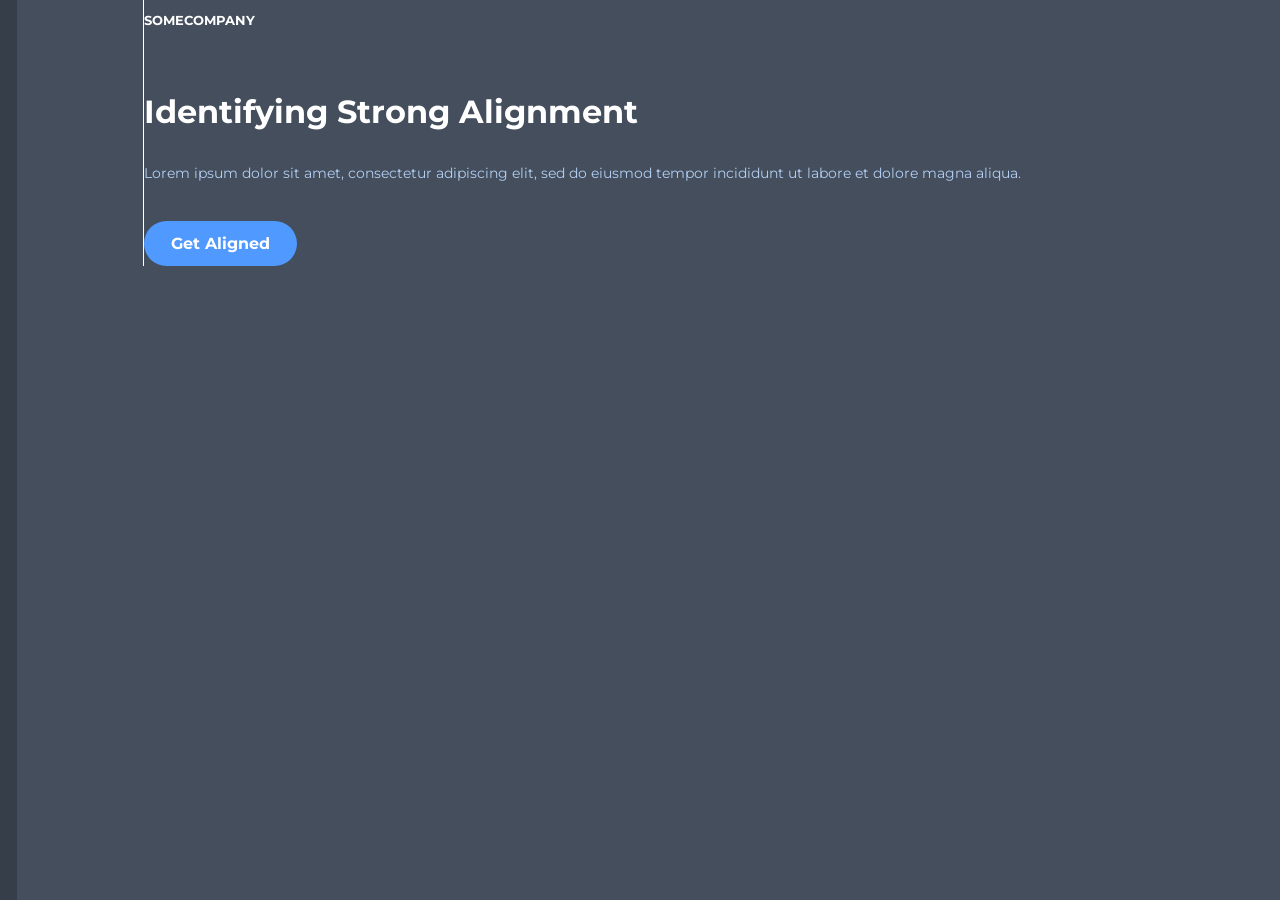
<file: alignment/index.html>
<html>
    <head>
        <link rel="stylesheet" href="index.css">
    </head>
    <body>
        <div class="container">
            <a href="#" class="logo">SomeCompany</a>
            
            <h1>Identifying Strong Alignment</h1>
            
            <p>Lorem ipsum dolor sit amet, consectetur adipiscing elit, sed do eiusmod tempor incididunt ut labore et dolore magna aliqua. </p>
            
            <a href="#" class="cta">Get Aligned</a>
        </div>
    </body>
</html>
</file>
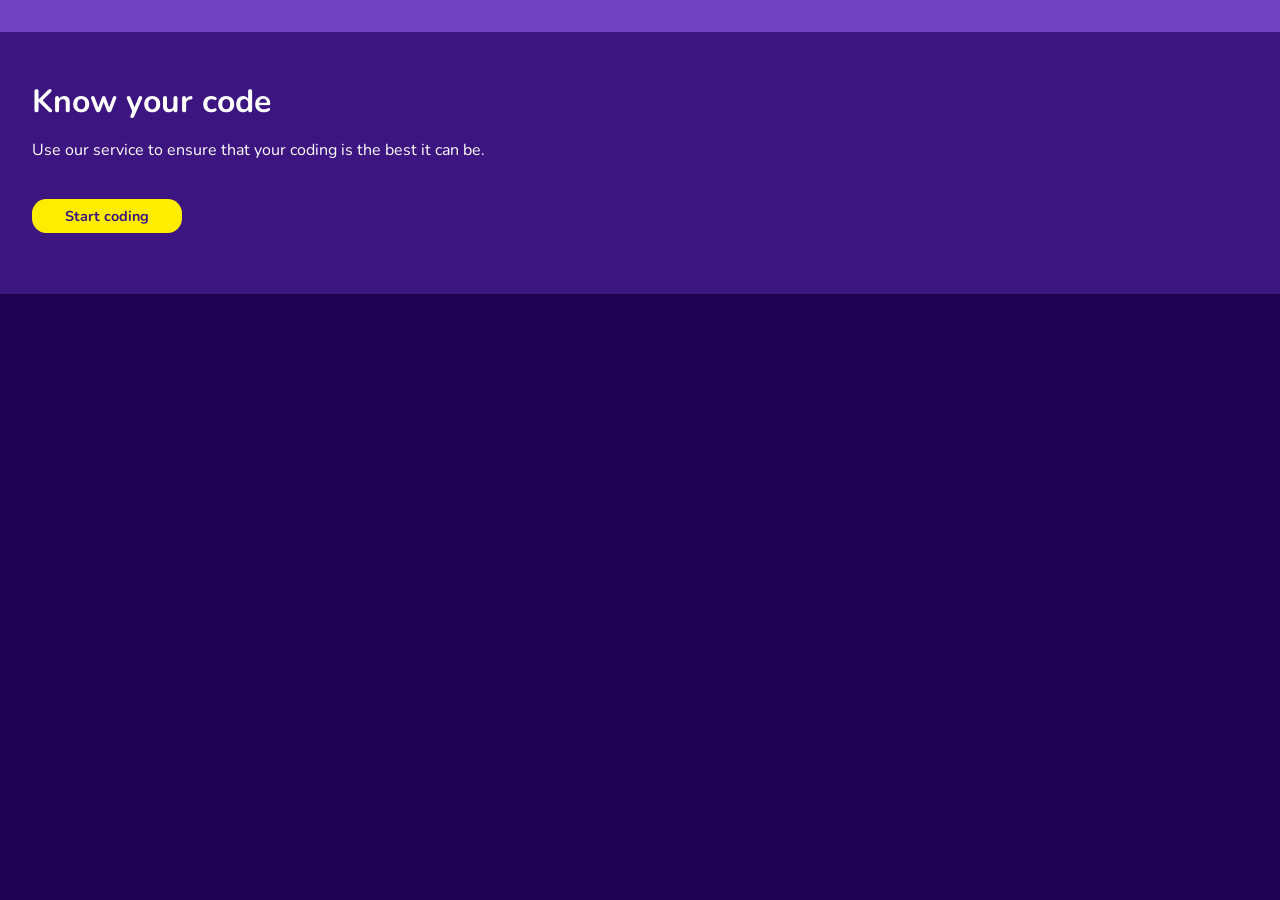
<file: color/index.html>
<html>
    <head>
        <link rel="stylesheet" href="index.css">
    </head>
    <body>
        <header></header>
        <div class="container">
            <main>
                <h1>Know your code</h1>
                <p>Use our service to ensure that your coding is the best it can be.</p>
                
                <a href="#">Start coding</a>
            </main>
        </div>
        <footer></footer>
    </body>
</html>
</file>
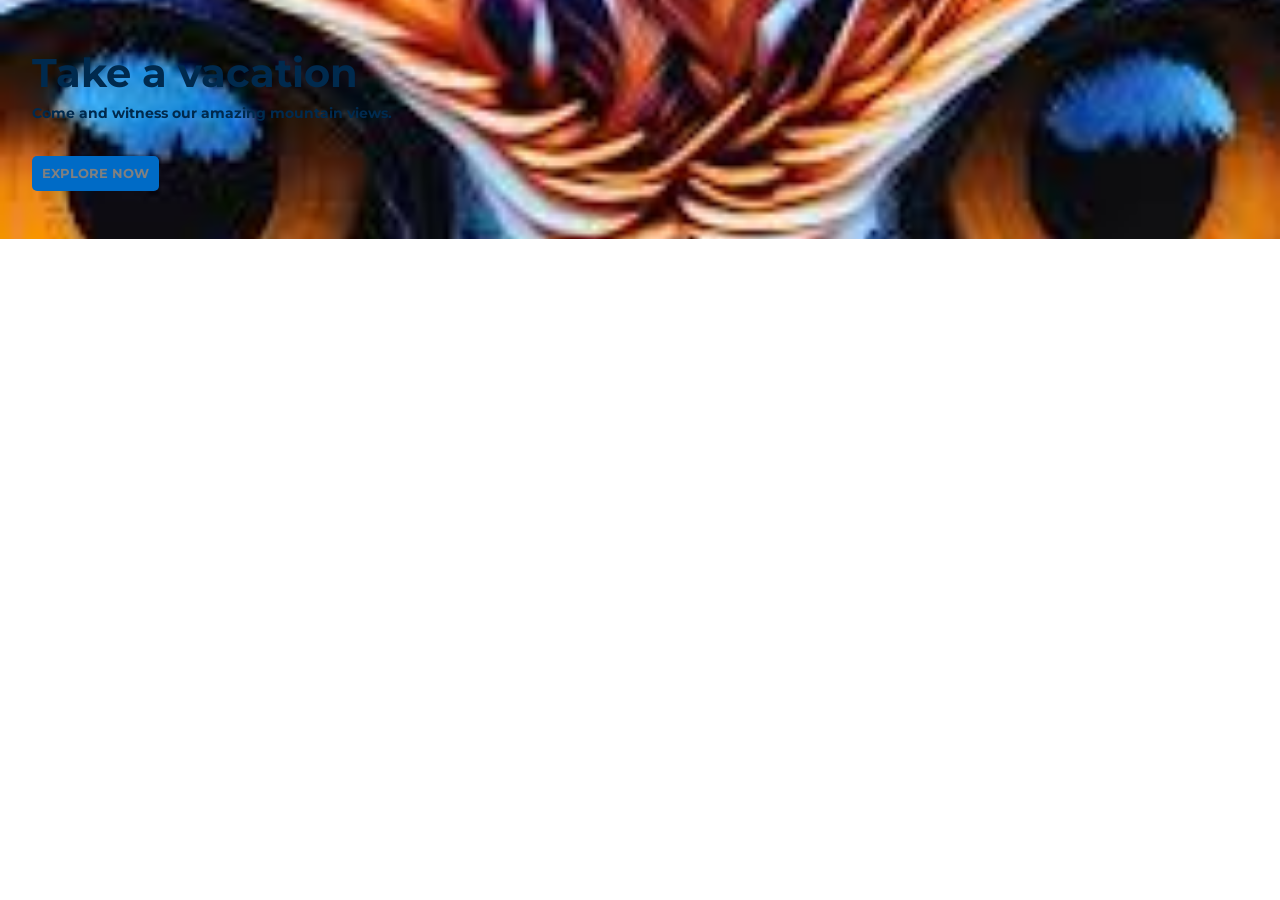
<file: contrast/index.html>
<html>
    <head>
        <link rel="stylesheet" href="index.css">
    </head>
    <body>
        <header>
            <div class="container">
                <h1>Take a vacation</h1>
                <p>Come and witness our amazing mountain views.</p>
                
                <a href="#">Explore now</a>
            </div>
        </header>
    </body>
</html>
</file>
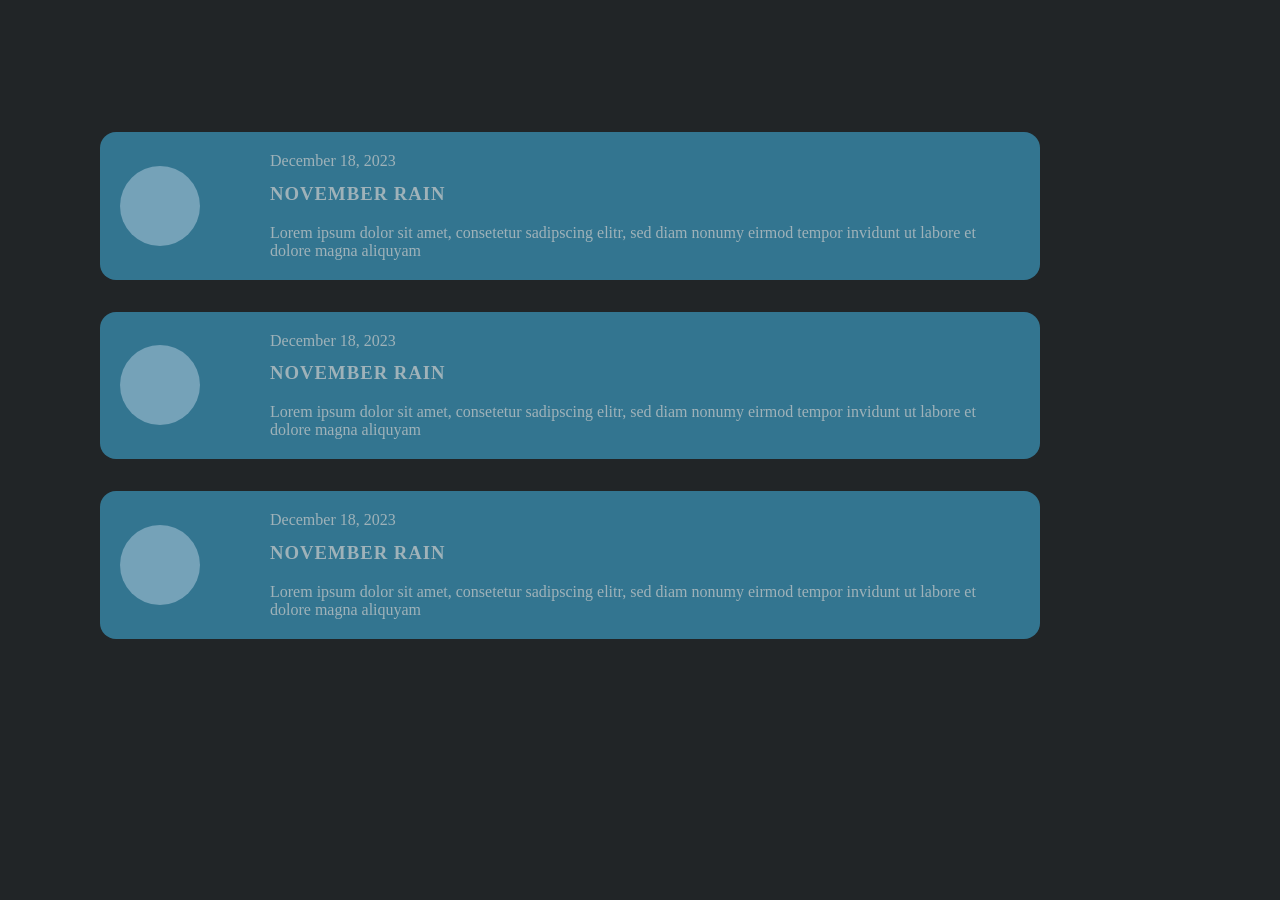
<file: design-challenge-2/index.html>
<html>
    <head>
        <link rel="stylesheet" href="index.css">
    </head>
    <body>
        <div class="container">
            <div class="card">
                <span></span>
                <div class="content">
                    <p class="date">December 18, 2023</p>
                    <h3>November Rain</h3>
                    <p class="desc">Lorem ipsum dolor sit amet, consetetur sadipscing elitr, sed diam nonumy eirmod tempor invidunt ut labore et dolore magna aliquyam</p>
                </div>
            </div>
            <div class="card">
                <span></span>
                <div class="content">
                    <p class="date">December 18, 2023</p>
                    <h3>November Rain</h3>
                    <p class="desc">Lorem ipsum dolor sit amet, consetetur sadipscing elitr, sed diam nonumy eirmod tempor invidunt ut labore et dolore magna aliquyam</p>
                </div>
            </div>
            <div class="card">
                <span></span>
                <div class="content">
                    <p class="date">December 18, 2023</p>
                    <h3>November Rain</h3>
                    <p class="desc">Lorem ipsum dolor sit amet, consetetur sadipscing elitr, sed diam nonumy eirmod tempor invidunt ut labore et dolore magna aliquyam</p>
                </div>
            </div>
        </div>
    </body>
</html>
</file>
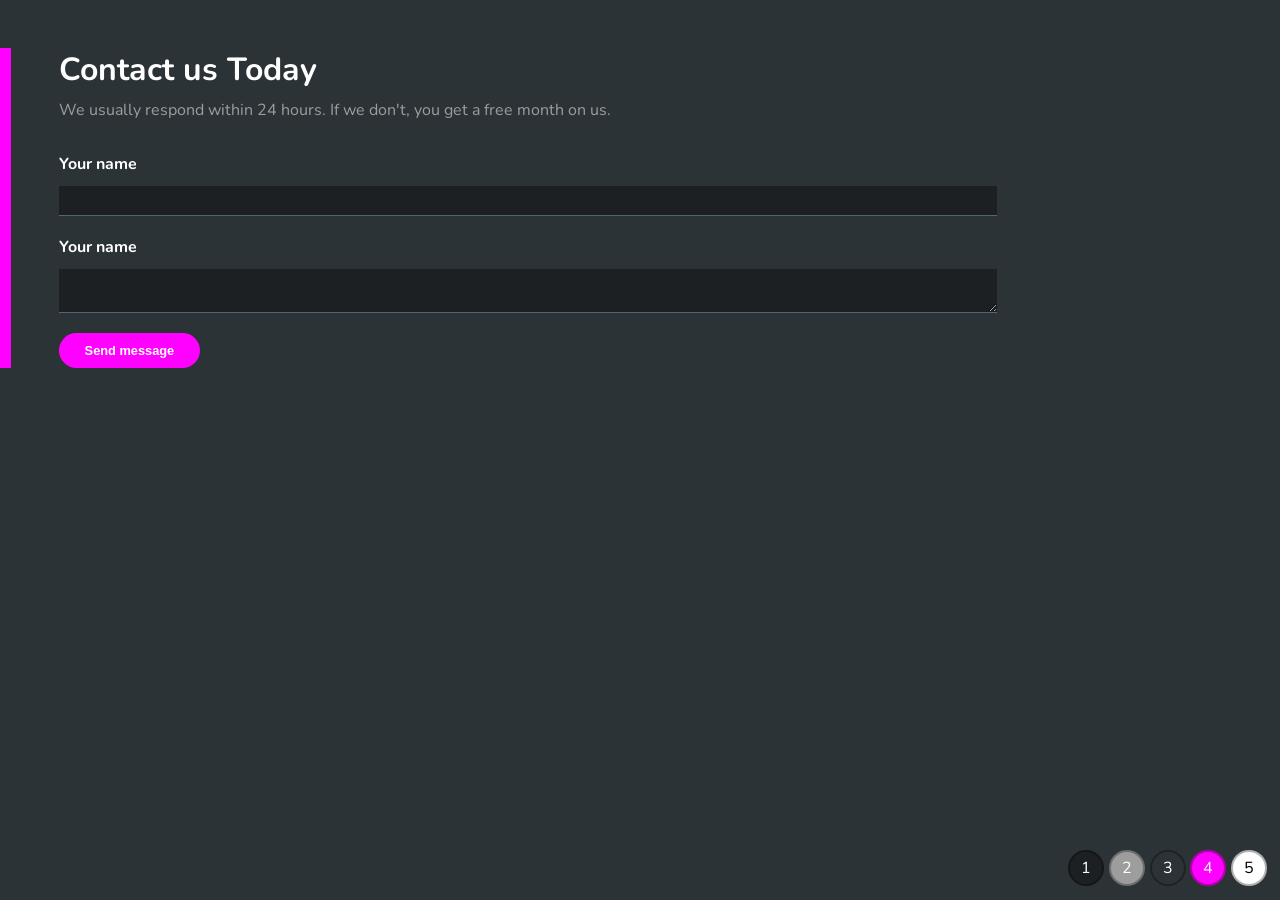
<file: design-challenge-3/index.html>
<html>
    <head>
        <link rel="stylesheet" href="index.css">
    </head>
    <body>
        <div class="container">
            <h1>Contact us Today</h1>
            <p>We usually respond within 24 hours. If we don't, you get a free month on us.</p>
            
            <form>
                <label for="name">Your name</label>
                <input type="text" id="name">
                
                <label for="name">Your name</label>
                <textarea id="name"></textarea>
                
                <input type="submit" value="Send message">
            </form>
        </div>
        
        <div class="colors">
            <div>1</div>
            <div>2</div>
            <div>3</div>
            <div>4</div>
            <div>5</div>
        </div>
    </body>
</html>
</file>
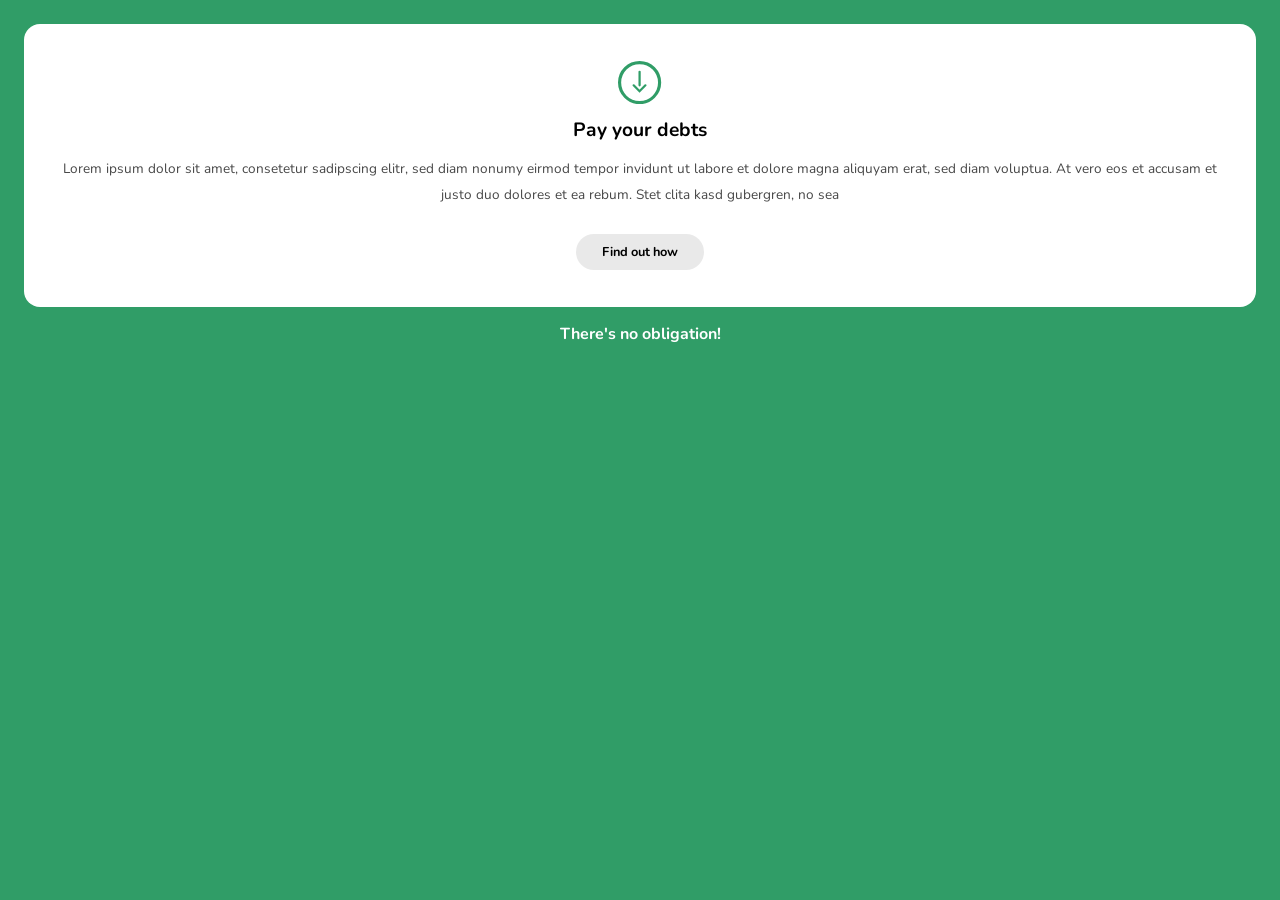
<file: design-challenge-4/index.html>
<html>
    <head>
        <link rel="stylesheet" href="index.css">
    </head>
    <body>
        <div class="card">
            
            <svg viewBox="0 0 96 96">
                <g id="down-arrow" transform="translate(-418 -150)">
                    <g id="Ellipse_2" data-name="Ellipse 2" transform="translate(418 150)" fill="none" stroke="#309d67" stroke-width="7">
                    <circle cx="48" cy="48" r="48" stroke="none"/>
                    <circle cx="48" cy="48" r="44.5" fill="none"/>
                    </g>
                    <g id="Group_1" data-name="Group 1">
                    <path id="Path_2" data-name="Path 2" d="M554,8207.49v29.931" transform="translate(-88 -8033.361)" fill="none" stroke="#309d67" stroke-linecap="round" stroke-width="5"/>
                    <path id="Path_3" data-name="Path 3" d="M541.8,8246.06l13.07,13.069,13.07-13.069" transform="translate(-89 -8042)" fill="none" stroke="#309d67" stroke-linecap="round" stroke-width="5"/>
                    </g>
                </g>
            </svg>
            
            <h1>Pay your debts</h1>
            
            <p>Lorem ipsum dolor sit amet, consetetur sadipscing elitr, sed diam nonumy eirmod tempor invidunt ut labore et dolore magna aliquyam erat, sed diam voluptua. At vero eos et accusam et justo duo dolores et ea rebum. Stet clita kasd gubergren, no sea</p>
            
            <a href="#">Find out how</a>
                
        </div>
        
        <p class="obligation">There's no obligation!</p>
    </body>
</html>
</file>
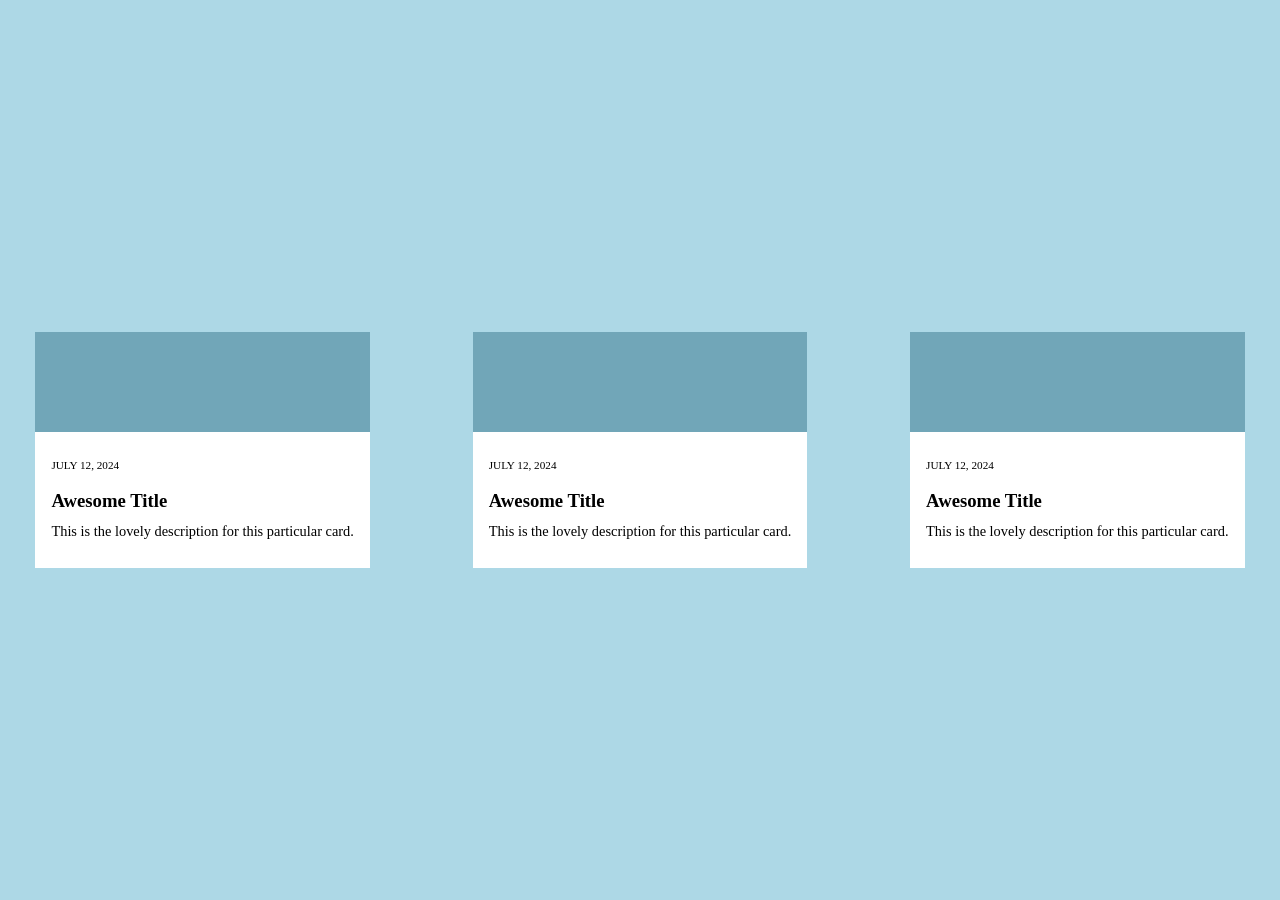
<file: design-challenge/index.html>
<html>
    <head>
        <link rel="stylesheet" href="index.css">
    </head>
    <body>
        <div class="card">
            <span></span>
            <div class="content">
                <p class="date">July 12, 2024</p>
                <h3>Awesome Title</h3>
                <p class="desc">This is the lovely description for this particular card.</p>
            </div>
        </div>
        <div class="card">
            <span></span>
            <div class="content">
                <p class="date">July 12, 2024</p>
                <h3>Awesome Title</h3>
                <p class="desc">This is the lovely description for this particular card.</p>
            </div>
        </div>
        <div class="card">
            <span></span>
            <div class="content">
                <p class="date">July 12, 2024</p>
                <h3>Awesome Title</h3>
                <p class="desc">This is the lovely description for this particular card.</p>
            </div>
        </div>
    </body>
</html>
</file>
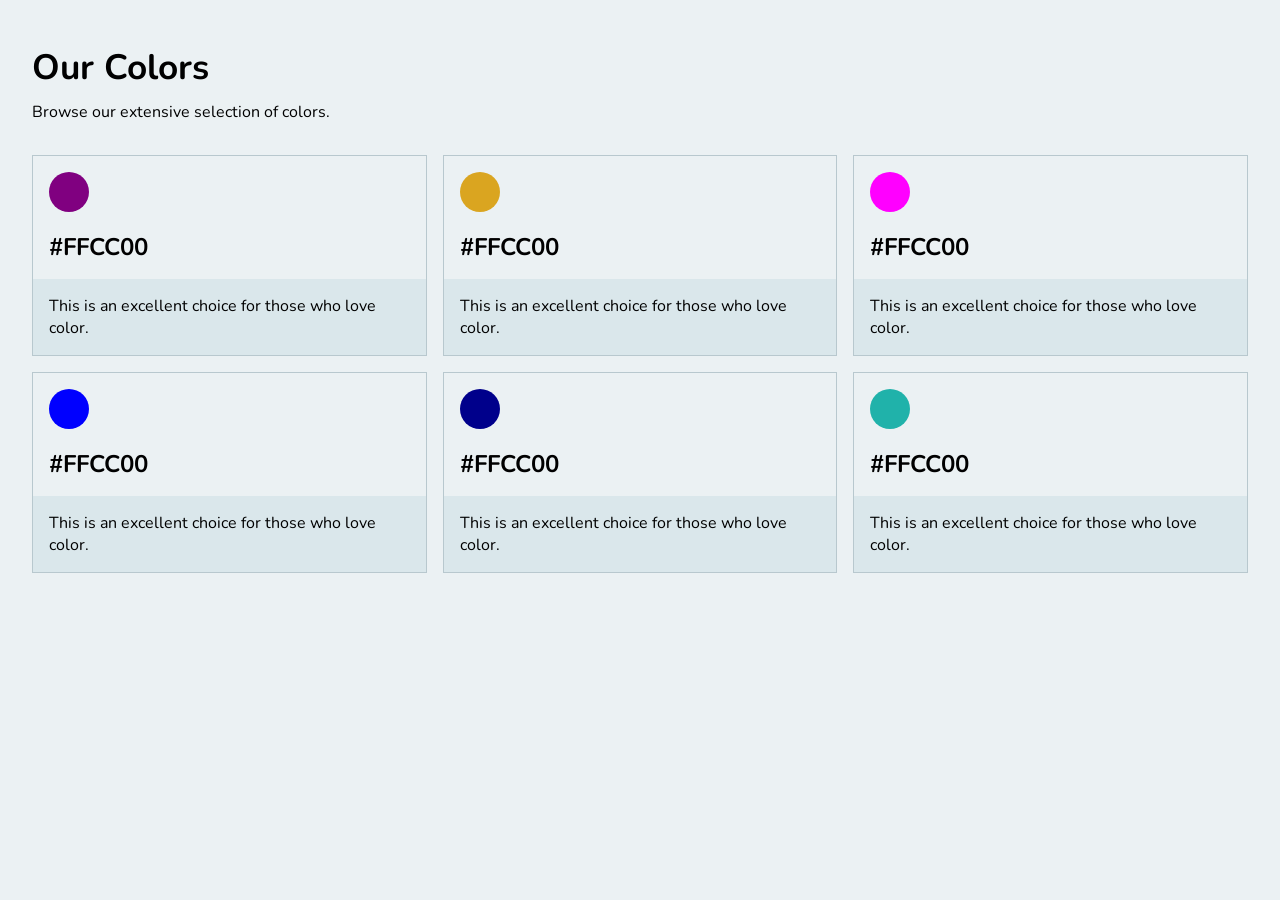
<file: scale/index.html>
<html>
    <head>
        <link rel="stylesheet" href="index.css">
    </head>
    <body>
        <div class="container">
            <h1>Our Colors</h1>
            <p class="subheading">Browse our extensive selection of colors.</p>
            
            <div class='color-container'>
                <div class="color">
                    <span></span>
                    <p class="code">#FFCC00</p>
                    <p class="desc">This is an excellent choice for those who love color.</p>
                </div>
                <div class="color">
                    <span></span>
                    <p class="code">#FFCC00</p>
                    <p class="desc">This is an excellent choice for those who love color.</p>
                </div>
                <div class="color">
                    <span></span>
                    <p class="code">#FFCC00</p>
                    <p class="desc">This is an excellent choice for those who love color.</p>
                </div>
                <div class="color">
                    <span></span>
                    <p class="code">#FFCC00</p>
                    <p class="desc">This is an excellent choice for those who love color.</p>
                </div>
                <div class="color">
                    <span></span>
                    <p class="code">#FFCC00</p>
                    <p class="desc">This is an excellent choice for those who love color.</p>
                </div>
                <div class="color">
                    <span></span>
                    <p class="code">#FFCC00</p>
                    <p class="desc">This is an excellent choice for those who love color.</p>
                </div>
            </div>
        </div>
    </body>
</html>
</file>
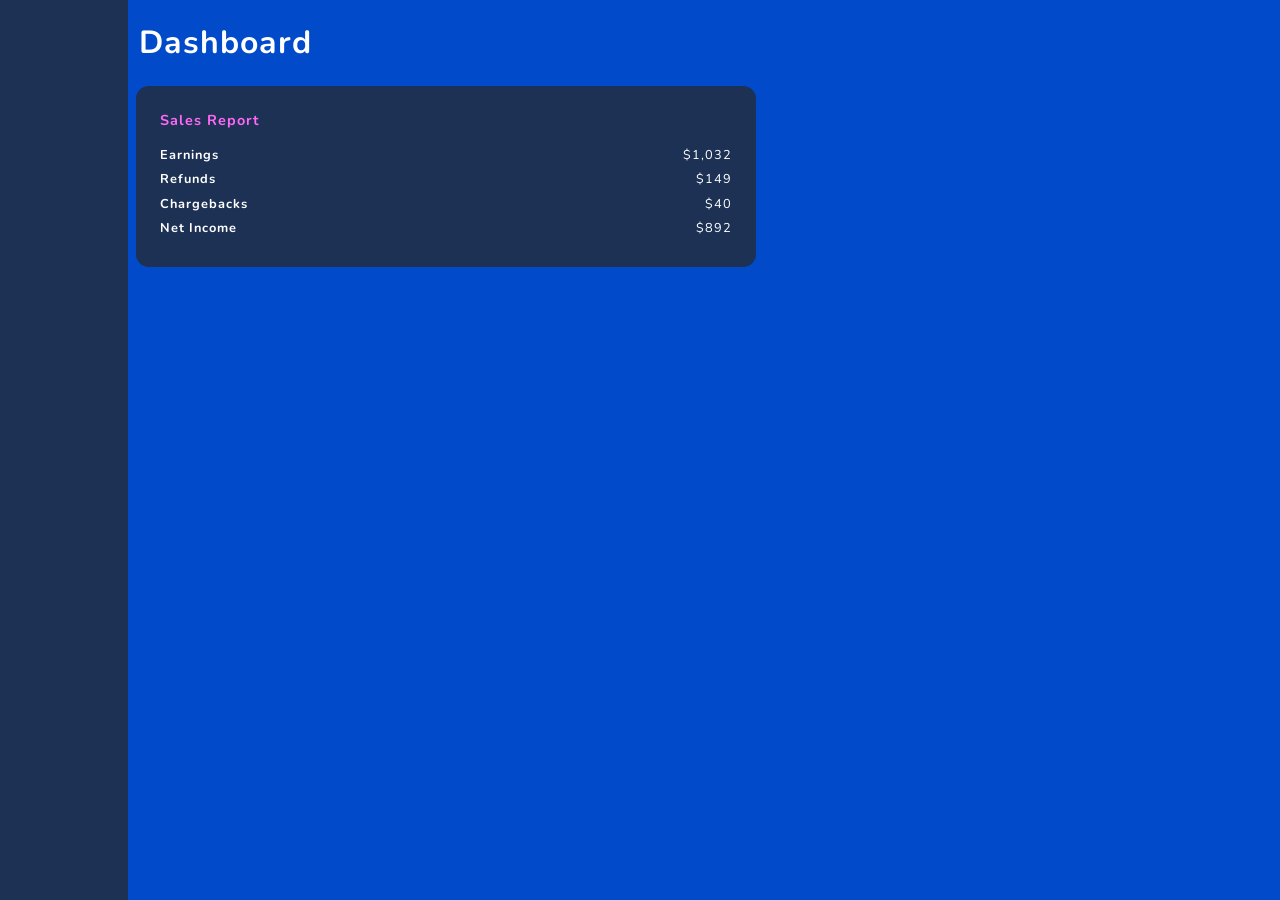
<file: the-final-challenge/index.html>
<html>
    <head>
        <link rel="stylesheet" href="index.css">
    </head>
    <body>
        <sidebar></sidebar>
        <main>
            <h1>Dashboard</h1>
            
            <div class='content'>
                <h3>Sales Report</h3>
                
                <ul>
                    <li><strong>Earnings</strong><span>$1,032</span></li>
                    <li><strong>Refunds</strong><span>$149</span></li>
                    <li><strong>Chargebacks</strong><span>$40</span></li>
                    <li><strong>Net Income</strong><span>$892</span></li>
                </ul>
            </div>
        </main>
    </body>
</html>
</file>
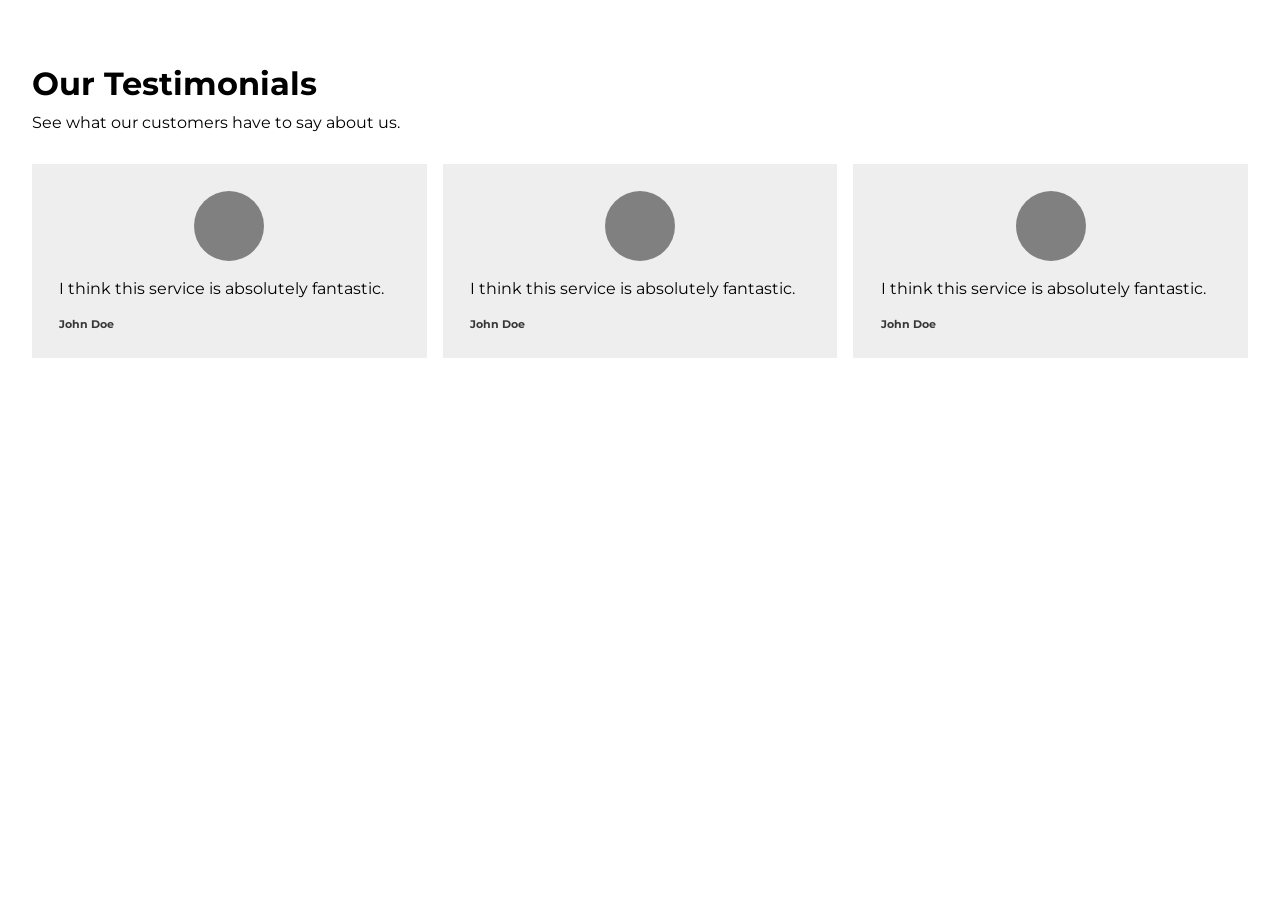
<file: typography/index.html>
<html>
    <head>
        <link rel="stylesheet" href="index.css">
    </head>
    <body>
        <div class="container">
            <h1>Our Testimonials</h1>
            <p class="subheading">See what our customers have to say about us.</p>
            <section>
                <div class="card">
                    <span></span>
                    <blockquote cite="http://someurlx0x.com">
                        <p>I think this service is absolutely fantastic.</p>
                        <cite>John Doe</cite>
                    </blockquote>
                </div>
                <div class="card">
                    <span></span>
                    <blockquote cite="http://someurlx0x.com">
                        <p>I think this service is absolutely fantastic.</p>
                        <cite>John Doe</cite>
                    </blockquote>
                </div>
                <div class="card">
                    <span></span>
                    <blockquote cite="http://someurlx0x.com">
                        <p>I think this service is absolutely fantastic.</p>
                        <cite>John Doe</cite>
                    </blockquote>
                </div>
            </section>
        </div>
    </body>
</html>
</file>
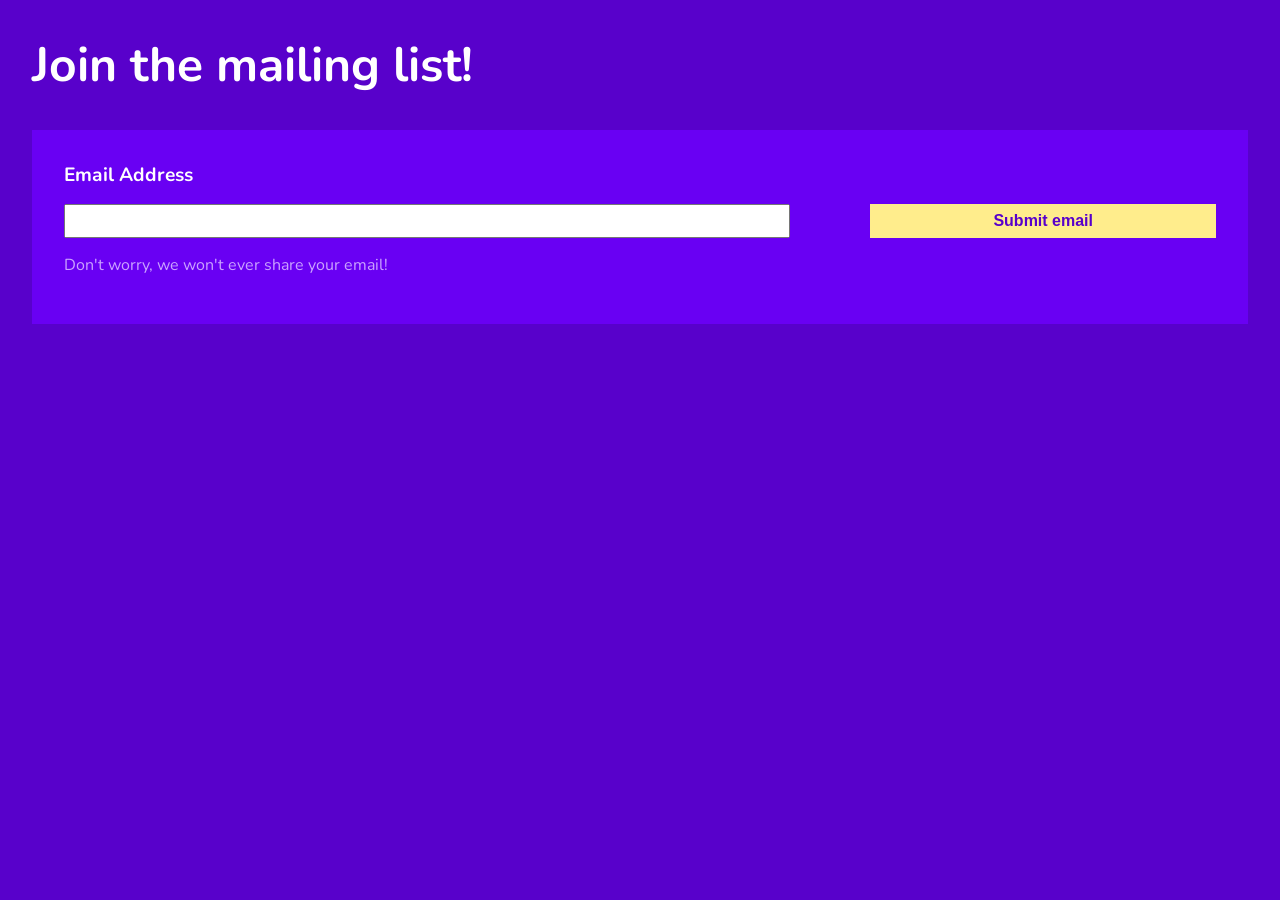
<file: visual-hierarchy/index.html>
<html>
    <head>
        <link rel="stylesheet" href="index.css">
    </head>
    <body>
        <h1>Join the mailing list!</h1>
        
        <div class="container">
            <form>
                <div class="form-container">
                    <label for="email">Email Address</label>
                    
                    <input type="text" id="email">
                    <p>Don't worry, we won't ever share your email!</p>
                    
                    <input type="submit" value="Submit email">
                </div>
            </form>
        </div>
    </body>
</html>
</file>
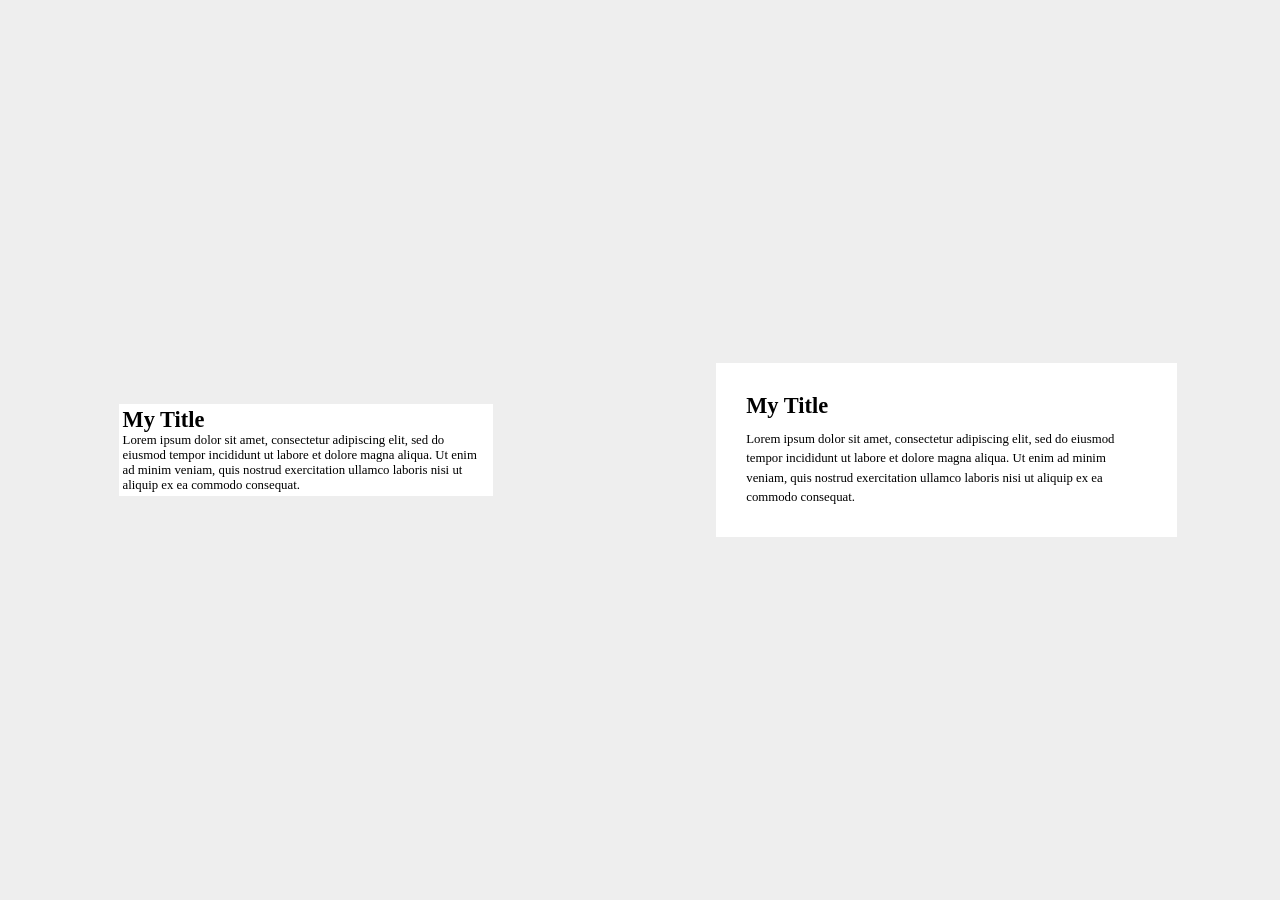
<file: white-space/index.html>
<html>
    <head>
        <link rel="stylesheet" href="index.css">
    </head>
    <body>
        <div class="card">
            <h1>My Title</h1>
            <p>Lorem ipsum dolor sit amet, consectetur adipiscing elit, sed do eiusmod tempor incididunt ut labore et dolore magna aliqua. Ut enim ad minim veniam, quis nostrud exercitation ullamco laboris nisi ut aliquip ex ea commodo consequat.</p>
        </div>
        <div class="card secondary">
            <h1>My Title</h1>
            <p>Lorem ipsum dolor sit amet, consectetur adipiscing elit, sed do eiusmod tempor incididunt ut labore et dolore magna aliqua. Ut enim ad minim veniam, quis nostrud exercitation ullamco laboris nisi ut aliquip ex ea commodo consequat.</p>
        </div>
    </body>
</html>
</file>
<file: alignment/index.css>
@import url('https://fonts.googleapis.com/css?family=Montserrat:400,700&display=swap');

html, body {
    margin: 0;
    padding: 0;
    font-family: 'Montserrat';
}

body {
    background-color: #444E5C;
    border-left: 17px solid rgba(0,0,0,.2);
    height: 100vh;
}

.container {
    width: 80%;
    margin: 0 auto;
}

a { 
    color: white;
    text-decoration: none;
}
a.logo {
    display: block;
    padding-top: 1em;
    font-weight: bold;
    text-transform: uppercase;
    font-size: .8em;
}

h1 {
    margin: 2em 0 1em .5em;
    color: white;
}

p {
    color: #B2CEF2;
    line-height: 1.4em;
    font-size: .9em;
}

a.cta {
    display: inline-block;
    background: #5099FF;
    padding: .8em 1.7em;
    font-weight: bold;
    border-radius: 2em;
    transform: translateX(50%);
    margin-top: 1.5em;
}

/* Show Column: */

.container {
    border-left: 1px solid rgba(255,255,255,1);
}


/* Improvements */

h1 { margin-left: 0; }
a.cta { transform: none; }
a.logo { text-align: left; }
</file>
<file: color/index.css>
@import url('https://fonts.googleapis.com/css?family=Nunito:400,700&display=swap');

html, body {
    margin: 0;
    padding: 0;
}

body {
    height: 100vh;
    background: #1F0252;
    color: white;
    font-family: 'Nunito';
}

header {
    background: #7141C4;
    height: 2em;
}

.container {
    padding: 3em 2em 2em;
    background: #811573;
}
h1 {
    margin: 0;
    color: #617BFF;
}
a {
    background: #157A81;
    padding: .5em 2.3em;
    display: inline-block;
    color: #3C1581;
    text-decoration: none;
    border-radius: 1em;
    font-weight: bold;
    font-size: .9em;
    margin-top: 1.5em;
    margin-bottom: 2em;
}

p {
    color: #FF6EEC;
}

footer {
    height: 2em;
    background: #1F0252;
}

/* Overwrites */

.container {
    background: #3C1581;
}

h1, p {
    color: white;
}

a {
    background: #FEED00;
}
</file>
<file: contrast/index.css>
@import url('https://fonts.googleapis.com/css?family=Montserrat:400,700&display=swap');

html, body {
    margin: 0;
    padding: 0;
}
body {
    font-family: 'Montserrat';
}
.container {
    padding: 3em 2em;
}
header {
    position: relative;
    display: block;
    width: 100%;
}
header::after {
    content: "";
    position: absolute;
    z-index: -1;
    background: url('asset1.jpg');
    background-position: 0% 20%;
    background-repeat: no-repeat;
    background-size: cover;
    top: 0;
    left: 0;
    width: 100%;
    height: 100%;
}

h1 {
    margin: 0;
    font-size: 2.5em;
    color: #002A4E;
}
p {
    color: rgba(0,0,0,.3);
    margin-top: .5em;
    font-size: .9em;
    font-weight: bold;
}
a {
    background: #CCCCCC;
    padding: .8em;
    text-decoration: none;
    color: gray;
    font-weight: bold;
    font-size: .8em;
    border-radius: .4em;
    margin-top: 1.5em;
    display: inline-block;
    text-transform: uppercase;
}

/* Overwrites */

p {
    color: #002A4E;
}

a {
    background: #006BC6;
}
</file>
<file: design-challenge-2/index.css>
html, body {
    margin: 0;
    padding: 0;
}
body {
    background: #212527;
    color: #9FB2B9;
}

.container {
    display: grid;
    width: 100%;
    margin: 2em auto 0;
}
.card {
    background: #337590;
    display: grid;
    grid-template-columns: 1fr 5fr;
    align-items: center;
    border-radius: 1em;
    margin-bottom: 2em;
}
p, h3 {
    margin: 0;
}
h3 {
    margin-left: 1em;
    margin-top: .5em
}
span {
    width: 5em;
    height: 5em;
    background: #75A2B8;
    border-radius: 50%;
}

/* 

   Your fixes below:
   
   My solution included using the following properties:  
   width, background, padding, margin,
   text-transform, font-size, letter-spacing & color
   
*/

.container {
    padding: 100px;
}

.card {
    width: 900px;
    padding: 20px;
}

p.date {
    text-align: left;
    margin-bottom: .8em;
}

h3 {
    text-align: left;
    text-transform: uppercase;
    letter-spacing: 1px;
    margin-bottom: 1em;
    margin-left: 0;
}
</file>
<file: design-challenge-3/index.css>
@import url('https://fonts.googleapis.com/css?family=Nunito:400,700&display=swap');
html, body {
    margin: 0;
    padding: 0;
}

body {
    background: rgba(0,0,0,.8);
    color: white;
    font-family: 'Nunito';
}

.container {
    margin-top: 3em;
    border-left: .7em  solid gray;
    padding: 0 3em;
}
h1 {
    margin: 0;
}
p {
    color: #9D9D9D;
    margin: .5em 0 2em;
}

label {
    display: block;
    font-weight: bold;
    margin-bottom: .7em;
}
input[type=text], textarea {
    margin-bottom: 1.5em;
    display: block;
    padding: .5em;
    width: 80%;
    background: gray;
    border: none;
    border-bottom: 1px solid lightgray;
    outline: 0;
    color: black;
}
input[type=text]:focus, textarea:focus {
    border-bottom: 1px solid white;
}

input[type=submit] {
    background: gray;
    border: none;
    color: white;
    font-weight: bold;
    padding: .8em 2em;
    border-radius: 2em;
    font-size: .8em;
}

.colors {
    position: absolute;
    bottom: 0;
    right: 0;
    padding: .5em;
}
.colors div {
    width: 2em;
    height: 2em;
    background: gray;
    border-radius: 50%;
    margin-bottom: .4em;
    margin-right: .3em;
    float: left;
    text-align: center;
    display: grid;
    place-content: center;
    border: 2px solid rgba(0,0,0,.3);
}
.colors div:nth-child(1) {
    background-color: #1C2022;
}
.colors div:nth-child(2) {
    background-color: #9D9D9D;
}
.colors div:nth-child(3) {
    background-color: #2B3337;
}
.colors div:nth-child(4) {
    background-color: #FF01FF;
}
.colors div:nth-child(5) {
    background-color: white;
    color: black;
}


/*
    Your fixes below!
    
    Use these colors codes: 
    (1) #1C2022
    (2) #9D9D9D
    (3) #2B3337
    (4) #FF01FF
    (5) white
*/

body {
    background: #2B3337;
}

.container {
    border-left: .7em  solid #FF01FF;
}

p {
    color: #9D9D9D;
}

input[type=text], textarea {
    background: #1C2022;
    border-bottom: 1px solid #506671;
    color: #9D9D9D;
}

input[type=text]:focus, textarea:focus {
    border-bottom: 1px solid #FF01FF;
}

input[type=submit] {
    background: #FF01FF;
}
</file>
<file: design-challenge-4/index.css>
@import url('https://fonts.googleapis.com/css?family=Nunito:400,700&display=swap');
html, body {
    margin: 0;
    padding: 0;
}

body {
    background: #309D67;
    padding: .4em;
    font-family: 'Nunito', sans-serif;
}

.card {
    background: white;
    border-radius: 1em;
    padding: 2.3em;
    text-align: center;
}

svg {
    width: 5em;
}

h1 {
    font-size: 1em;
    font-weight: normal;
}

.card p {
    font-size: .85em;
    color: #474747;
}

a {

    display: inline-block;
    color: black;
    text-decoration: none;
    font-weight: bold;
    border-radius: 5em;
    font-size: .8em;
}
.obligation {
    text-align: center;
    color: white;
    font-weight: bold;
    margin-bottom: 0;
}

/*

    Your fixes below:
    
    Use the following properties and rulesets
    to improve the visual hierarchy of this
    design
    
*/

body {
    padding: 1.5em;
}

svg {
    width: 2.7em;
}

h1 {
    font-size: 1.2em;
    font-weight: bold;
}

.card p {
    line-height: 1.9em;
    color: auto;
}

a {
    background: #e9e9e9;
    padding: .7em 2em;
    margin-top: 1em;
}
</file>
<file: design-challenge/index.css>
html, body {
    margin: 0;
    padding: 0;
}

body {
    height: 100vh;
    display: grid;
    grid-template-columns: repeat(3, auto);
    place-items: center;
    background: lightblue;
    grid-gap: 2em;
}

.card {
    background: white;
}
span {
    height: 100px;
    display: block;
    width: 100%;
    background: #71A6B8;
}

p.date {
    text-align: center;
    font-size: .7em;
    text-transform: uppercase;
}
h3 {
    margin: 0;
}
p.desc {
    font-size: .9em;
}

/* 
   Use the following properties
   to fix the alignment and white
   space issues on the rulesets
   below this comment.
   
   margin, padding, text-align
   
*/

/* The below ones are the changes */

body {

}

.content {
    padding: 1em;
}

p.date {
    text-align: left;
}

h3 {
    margin-top: 1em;
}

p.desc {
    line-height: .8em;
}
</file>
<file: scale/index.css>
@import url('https://fonts.googleapis.com/css?family=Nunito:400,700&display=swap');

html, body {
    margin: 0;
    padding: 0;
    font-family: 'Nunito';
}

body {
    background: #EBF1F3;
    height: 100vh;
}

.container {
    padding: 2em;
}
h1 {
    font-size: 1.2em;
    margin: .3em 0;
}
p.subheading {
    margin-top: 0;
    margin-bottom: 2em;
}
.color-container {
    display: grid;
    grid-template-columns: repeat(3, 150px);
    grid-gap: 1em;
}
.color {
    border: 1px solid #B8C8CE;
    padding: 1em 1em 0;
}
span {
    width: 40px;
    height: 40px;
    display: block;
    border-radius: 50%;
}
.color:nth-of-type(1) span { background: purple; }
.color:nth-of-type(2) span { background: goldenrod; }
.color:nth-of-type(3) span { background: magenta; }
.color:nth-of-type(4) span { background: blue; }
.color:nth-of-type(5) span { background: darkblue; }
.color:nth-of-type(6) span { background: lightseagreen; }

p.code {
    font-size: .8em;
    margin-bottom: 0;
    margin-top: .8em;
}
p.desc {
    margin-bottom: 0;
    background: #DAE7EB;
    margin: 1em -1em 0;
    padding: 1em;
}

/* Overwrites */

.color-container {
    grid-template-columns: repeat(3, auto);
}

h1 {
    font-size: 2.2em;
}

p.code {
    font-size: 1.5em;
    font-weight: bold;
}
</file>
<file: the-final-challenge/index.css>
@import url('https://fonts.googleapis.com/css?family=Nunito:400,700&display=swap');

html, body {
    margin: 0;
    padding: 0;
}

body {
    background: #014BCB;
    display: grid;
    grid-template-columns: 10% auto;
    height: 100vh;
    color: white;
    font-family: 'Nunito';
    grid-gap: .5em;
}
sidebar {
    background: #1D3154;
}
.content {
    background: #6C22FF;
    padding: .5em;
    width: 50%;
    margin-right: 2em;
    border-radius: .8em;
}
h1 {
    margin-left: 1em;
    font-size: 1em;
}
h3 {
    margin: 0;
    font-size: .9em;
    color: #FF69F5;
}

ul {
    list-style-type: none;
    padding: 0;
    margin-bottom: 0;
}
li {
    margin-bottom: .5em;
    font-size: .8em;
}
span {
    float: right;
}

/*  
    Your Fixes Below
    
    Please keep the same background color
    and the same sidebar background color.
    
*/

body {
    grid-gap: auto;    /* Improve the white space */
    letter-spacing: 1px;
}

.content {
    background: #1D3154;
    padding: 1.5em;
}

h1 {
    margin-left: 0.1em;
    font-size: 2em;
}
</file>
<file: typography/index.css>
@import url('https://fonts.googleapis.com/css?family=Amatic+SC|Montserrat:400,700|Seymour+One&display=swap');

html, body {
    margin: 0;
    padding: 0;
}

.container {
    width: 95%;
    margin: 0 auto;
}
h1, p {
    font-size: 1em;
}
h1 {
    margin: 2em 0 -.2em;
    font-family: 'Seymour One', sans-serif;
}
section {
    display: grid;
    grid-template-columns: repeat(3,auto);
    grid-gap: 1em;
    margin-top: 2em;
}
.card {
    background-color: #eeeeee;
    padding: 1.7em;
}
blockquote {
    margin: 0;
}
span {
    width: 70px;
    height: 70px;
    display: block;
    background: gray;
    border-radius: 50%;
    margin: 0 auto;
}
cite {
    font-style: normal;
    font-family: 'Amatic SC', cursive;
    font-size: 1.4em;
}

/* Improvements */

h1, p, blockquote p, cite {
    font-family: 'Montserrat';
}

h1 {
    font-size: 2em;
}

blockquote p {
    line-height: 1.5em;
}

cite {
    font-size: .7em;
    font-weight: bold;
    color: #373737;
}
</file>
<file: visual-hierarchy/index.css>
@import url('https://fonts.googleapis.com/css?family=Nunito:400,700&display=swap');
html, body {
    margin: 0;
    padding: 0;
}
body {
    padding: 2em;
    background: #5801CB;
    color: white;
    font-family: 'Nunito';
}
h1 {
    font-size: 1.1em;
}

.form-container {
    padding: 2em;
    display: grid;
    grid-template-columns: 70% auto;
    grid-template-rows: repeat(3,auto);
    grid-template-areas: 
        "label label"
        "submit button"
        "info info";
}

label {
    display: block;
    font-size: 1.1em;
    grid-area: label;
    margin-bottom: .8em;
}
input[type=text]{
    width: 90%;
    padding: .5em;
}
input[type=submit] {
    padding: .5em;
    font-size: .8em;
    background: none;
    border: 1px solid white;
    color: white;
    cursor: pointer;
}
p {
    grid-area: info;
}


/* Improvements */

h1 {
    font-size: 3em;
}

.form-container {
    background: #6900F3;
}

label {
    font-weight: bold;
    font-size: 1.2em;
}

input[type=submit] {
    font-size: 1em;
    background: #FFED8C;
    color: #5801CB;
    border: none;
    font-weight: bold;
}

p {
    color: #CAA2FF;
}
</file>
<file: white-space/index.css>
/* Other CSS */

html, body {
    margin: 0;
    padding: 0;
    height: 100vh;
}

body {
    background: #eeeeee;
    display: grid;
    place-items: center;
    grid-template-columns: repeat(2, auto);
}

.card {
    background: white;
    padding: .2em;
    width: 60%;
}

h1, p {
    margin: 0;
}
h1 {
    font-size: 1.4em;
}
p {
    font-size: .8em;
}

/* Overwrite CSS */ 

.secondary {
    padding: 1.9em;
}

.secondary h1 {
    margin-bottom: .5em;
}

.secondary p {
    line-height: 1.5em;
}
</file>
